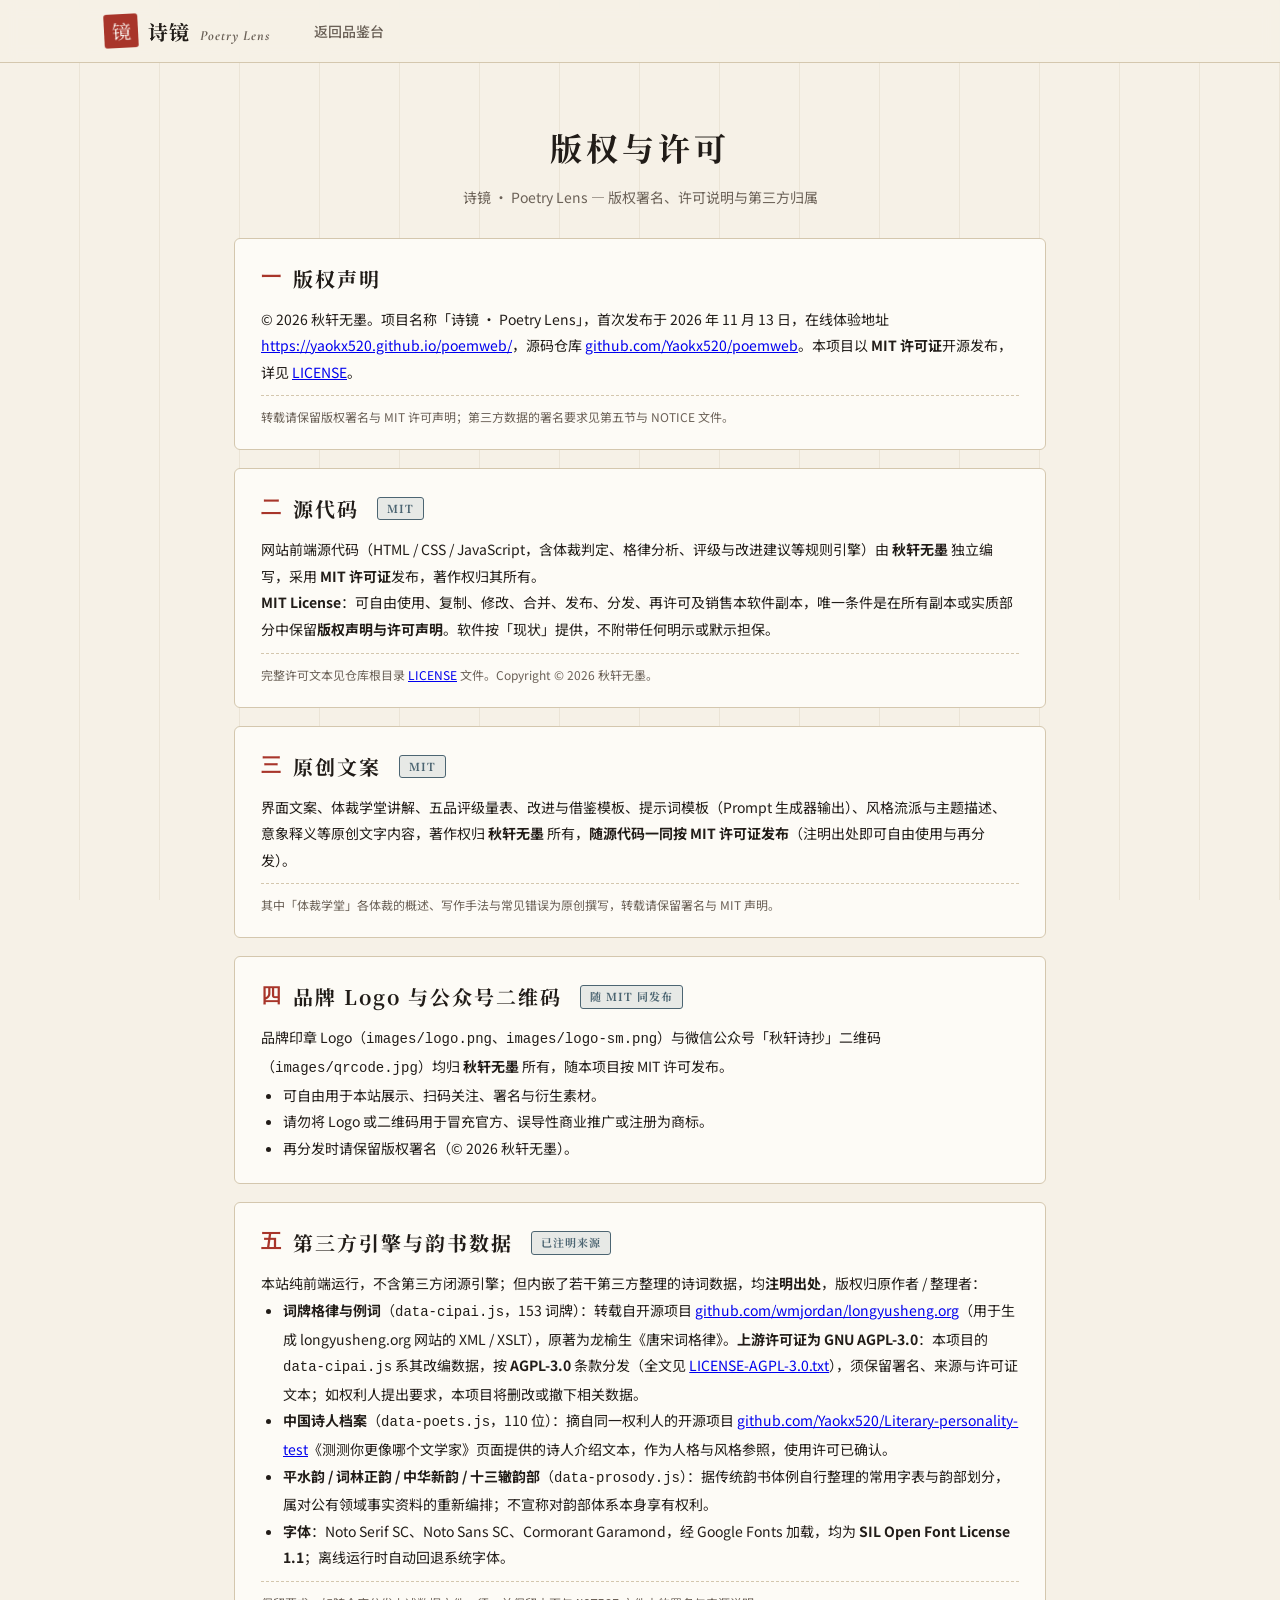
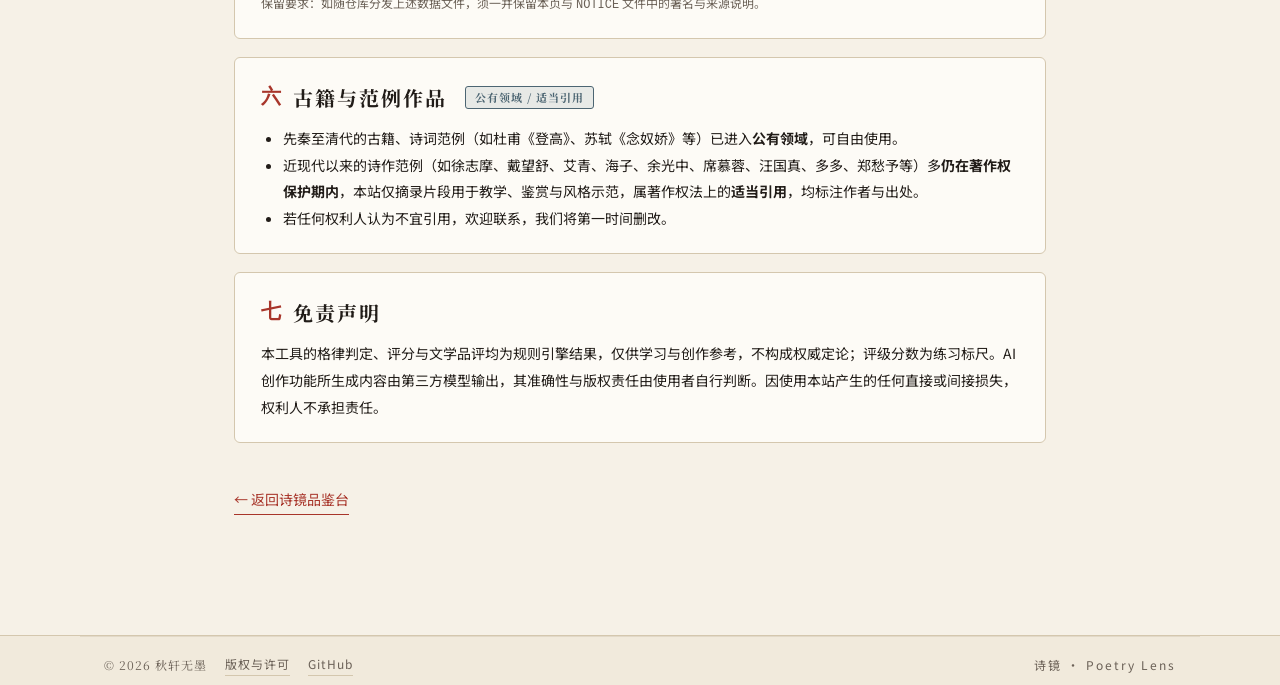
<file: license.html>
<!DOCTYPE html>
<html lang="zh-CN">
<head>
<meta charset="UTF-8">
<meta name="viewport" content="width=device-width, initial-scale=1.0">
<title>版权与许可 · 诗镜 Poetry Lens</title>
<meta name="description" content="诗镜 Poetry Lens 的版权署名、许可说明、第三方数据归属与使用条款。">
<link rel="preconnect" href="https://fonts.googleapis.com">
<link rel="preconnect" href="https://fonts.gstatic.com" crossorigin>
<link href="https://fonts.googleapis.com/css2?family=Noto+Serif+SC:wght@400;600;700&family=Noto+Sans+SC:wght@400;500;700&family=Cormorant+Garamond:ital,wght@0,400;0,600;1,400&display=swap" rel="stylesheet">
<link rel="stylesheet" href="style.css">
<style>
  .license-wrap { max-width: 860px; margin: 0 auto; padding: 0 24px 80px; }
  .license-hero { text-align: center; padding: 56px 0 28px; }
  .license-hero h1 { font-family: var(--serif); font-size: var(--fs-2); letter-spacing: 4px; }
  .license-hero p { color: var(--ink-2); margin-top: 10px; }
  .lic-item { background: var(--card); border: 1px solid var(--rule-strong); border-radius: 6px; padding: 22px 26px; margin-bottom: 18px; }
  .lic-item h3 { font-family: var(--serif); font-size: 20px; letter-spacing: 2px; margin-bottom: 10px; display: flex; align-items: center; gap: 10px; }
  .lic-item h3 .no { color: var(--cinnabar); font-family: var(--latin); }
  .lic-item p, .lic-item li { line-height: 1.9; }
  .lic-item ul { padding-left: 22px; }
  .lic-item .meta { margin-top: 10px; padding-top: 10px; border-top: 1px dashed var(--rule-strong); font-size: var(--fs-6); color: var(--ink-2); }
  .badge { display: inline-block; font-size: 11px; border-radius: 3px; padding: 1px 9px; margin-left: 8px; vertical-align: middle; letter-spacing: 1px; }
  .badge.ok { background: rgba(76,101,114,.12); color: var(--stone); border: 1px solid var(--stone); }
  .badge.pending { background: rgba(168,53,42,.1); color: var(--cinnabar); border: 1px solid var(--cinnabar); }
  .back-link { display: inline-block; margin: 26px 0 0; color: var(--cinnabar); text-decoration: none; border-bottom: 1px solid var(--cinnabar); padding-bottom: 2px; }
</style>
</head>
<body>

<header class="topbar">
  <div class="topbar-inner">
    <a class="brand" href="index.html">
      <span class="brand-seal">镜</span>
      <span class="brand-text">诗镜 <em>Poetry Lens</em></span>
    </a>
    <nav class="mainnav" aria-label="主导航">
      <a href="index.html" class="nav-link">返回品鉴台</a>
    </nav>
  </div>
</header>

<main class="license-wrap">
  <div class="license-hero">
    <h1>版权与许可</h1>
    <p>诗镜 · Poetry Lens — 版权署名、许可说明与第三方归属</p>
  </div>

  <section class="lic-item">
    <h3><span class="no">一</span>版权声明</h3>
    <p>© 2026 秋轩无墨。项目名称「诗镜 · Poetry Lens」，首次发布于 2026 年 11 月 13 日，在线体验地址 <a href="https://yaokx520.github.io/poemweb/" target="_blank" rel="noopener">https://yaokx520.github.io/poemweb/</a>，源码仓库 <a href="https://github.com/Yaokx520/poemweb/" target="_blank" rel="noopener">github.com/Yaokx520/poemweb</a>。本项目以 <b>MIT 许可证</b>开源发布，详见 <a href="LICENSE">LICENSE</a>。</p>
    <div class="meta">转载请保留版权署名与 MIT 许可声明；第三方数据的署名要求见第五节与 NOTICE 文件。</div>
  </section>

  <section class="lic-item">
    <h3><span class="no">二</span>源代码 <span class="badge ok">MIT</span></h3>
    <p>网站前端源代码（HTML / CSS / JavaScript，含体裁判定、格律分析、评级与改进建议等规则引擎）由 <b>秋轩无墨</b> 独立编写，采用 <b>MIT 许可证</b>发布，著作权归其所有。</p>
    <p><b>MIT License</b>：可自由使用、复制、修改、合并、发布、分发、再许可及销售本软件副本，唯一条件是在所有副本或实质部分中保留<b>版权声明与许可声明</b>。软件按「现状」提供，不附带任何明示或默示担保。</p>
    <div class="meta">完整许可文本见仓库根目录 <a href="LICENSE">LICENSE</a> 文件。Copyright © 2026 秋轩无墨。</div>
  </section>

  <section class="lic-item">
    <h3><span class="no">三</span>原创文案 <span class="badge ok">MIT</span></h3>
    <p>界面文案、体裁学堂讲解、五品评级量表、改进与借鉴模板、提示词模板（Prompt 生成器输出）、风格流派与主题描述、意象释义等原创文字内容，著作权归 <b>秋轩无墨</b> 所有，<b>随源代码一同按 MIT 许可证发布</b>（注明出处即可自由使用与再分发）。</p>
    <div class="meta">其中「体裁学堂」各体裁的概述、写作手法与常见错误为原创撰写，转载请保留署名与 MIT 声明。</div>
  </section>

  <section class="lic-item">
    <h3><span class="no">四</span>品牌 Logo 与公众号二维码 <span class="badge ok">随 MIT 同发布</span></h3>
    <p>品牌印章 Logo（<code>images/logo.png</code>、<code>images/logo-sm.png</code>）与微信公众号「秋轩诗抄」二维码（<code>images/qrcode.jpg</code>）均归 <b>秋轩无墨</b> 所有，随本项目按 MIT 许可发布。</p>
    <ul>
      <li>可自由用于本站展示、扫码关注、署名与衍生素材。</li>
      <li>请勿将 Logo 或二维码用于冒充官方、误导性商业推广或注册为商标。</li>
      <li>再分发时请保留版权署名（© 2026 秋轩无墨）。</li>
    </ul>
  </section>

  <section class="lic-item">
    <h3><span class="no">五</span>第三方引擎与韵书数据 <span class="badge ok">已注明来源</span></h3>
    <p>本站纯前端运行，不含第三方闭源引擎；但内嵌了若干第三方整理的诗词数据，均<b>注明出处</b>，版权归原作者 / 整理者：</p>
    <ul>
      <li><b>词牌格律与例词</b>（<code>data-cipai.js</code>，153 词牌）：转载自开源项目 <a href="https://github.com/wmjordan/longyusheng.org" target="_blank" rel="noopener">github.com/wmjordan/longyusheng.org</a>（用于生成 longyusheng.org 网站的 XML / XSLT），原著为龙榆生《唐宋词格律》。<b>上游许可证为 GNU AGPL-3.0</b>：本项目的 <code>data-cipai.js</code> 系其改编数据，按 <b>AGPL-3.0</b> 条款分发（全文见 <a href="LICENSE-AGPL-3.0.txt">LICENSE-AGPL-3.0.txt</a>），须保留署名、来源与许可证文本；如权利人提出要求，本项目将删改或撤下相关数据。</li>
      <li><b>中国诗人档案</b>（<code>data-poets.js</code>，110 位）：摘自同一权利人的开源项目 <a href="https://github.com/Yaokx520/Literary-personality-test" target="_blank" rel="noopener">github.com/Yaokx520/Literary-personality-test</a>《测测你更像哪个文学家》页面提供的诗人介绍文本，作为人格与风格参照，使用许可已确认。</li>
      <li><b>平水韵 / 词林正韵 / 中华新韵 / 十三辙韵部</b>（<code>data-prosody.js</code>）：据传统韵书体例自行整理的常用字表与韵部划分，属对公有领域事实资料的重新编排；不宣称对韵部体系本身享有权利。</li>
      <li><b>字体</b>：Noto Serif SC、Noto Sans SC、Cormorant Garamond，经 Google Fonts 加载，均为 <b>SIL Open Font License 1.1</b>；离线运行时自动回退系统字体。</li>
    </ul>
    <div class="meta">保留要求：如随仓库分发上述数据文件，须一并保留本页与 <code>NOTICE</code> 文件中的署名与来源说明。</div>
  </section>

  <section class="lic-item">
    <h3><span class="no">六</span>古籍与范例作品 <span class="badge ok">公有领域 / 适当引用</span></h3>
    <ul>
      <li>先秦至清代的古籍、诗词范例（如杜甫《登高》、苏轼《念奴娇》等）已进入<b>公有领域</b>，可自由使用。</li>
      <li>近现代以来的诗作范例（如徐志摩、戴望舒、艾青、海子、余光中、席慕蓉、汪国真、多多、郑愁予等）多<b>仍在著作权保护期内</b>，本站仅摘录片段用于教学、鉴赏与风格示范，属著作权法上的<b>适当引用</b>，均标注作者与出处。</li>
      <li>若任何权利人认为不宜引用，欢迎联系，我们将第一时间删改。</li>
    </ul>
  </section>

  <section class="lic-item">
    <h3><span class="no">七</span>免责声明</h3>
    <p>本工具的格律判定、评分与文学品评均为规则引擎结果，仅供学习与创作参考，不构成权威定论；评级分数为练习标尺。AI 创作功能所生成内容由第三方模型输出，其准确性与版权责任由使用者自行判断。因使用本站产生的任何直接或间接损失，权利人不承担责任。</p>
  </section>

  <a class="back-link" href="index.html">← 返回诗镜品鉴台</a>
</main>

<footer class="footer">
  <div class="footer-bottom">
    <div class="footer-meta">
      <span class="copy">© 2026 秋轩无墨</span>
      <a href="license.html">版权与许可</a>
      <a href="https://github.com/Yaokx520/poemweb/" target="_blank" rel="noopener">GitHub</a>
    </div>
    <div class="footer-brand">诗镜 · Poetry Lens</div>
  </div>
</footer>

</body>
</html>
</file>
<file: style.css>
/* ══════════════════════════════════════════════════════════
   诗镜 · Poetry Lens — 样式表
   风格锚点：宋代刻本 × 当代文学期刊
   ══════════════════════════════════════════════════════════ */

:root {
  --paper:      #F6F1E7;   /* 宣纸米白 */
  --card:       #FDFBF6;   /* 卡片底 */
  --ink:        #211C18;   /* 墨色主文字 */
  --ink-2:      #6B6157;   /* 次级文字 */
  --cinnabar:   #A8352A;   /* 朱砂红（唯一强调色） */
  --stone:      #4C6572;   /* 石青 */
  --rule:       #E2D9C8;   /* 极淡界行线 */
  --rule-strong:#D4C7AE;

  --serif: 'Noto Serif SC', 'Source Han Serif SC', 'Songti SC', 'STSong', serif;
  --sans:  'Noto Sans SC', 'Source Han Sans SC', 'PingFang SC', sans-serif;
  --latin: 'Cormorant Garamond', Georgia, serif;

  --fs-1: 48px; --fs-2: 32px; --fs-3: 22px; --fs-4: 17px; --fs-5: 14px; --fs-6: 12px;
  --max: 1120px; --read: 720px;
}

* { box-sizing: border-box; margin: 0; padding: 0; }

html { scroll-behavior: smooth; }

body {
  background: var(--paper);
  color: var(--ink);
  font-family: var(--sans);
  font-size: var(--fs-5);
  line-height: 1.75;
  /* 极淡竖界行 */
  background-image: repeating-linear-gradient(
    to right, transparent 0, transparent calc((100% - 1120px)/2 - 1px),
    rgba(226,217,200,.55) calc((100% - 1120px)/2 - 1px), rgba(226,217,200,.55) calc((100% - 1120px)/2)
  );
  background-attachment: fixed;
}

::selection { background: rgba(168,53,42,.18); }

/* ───────── 顶部导航 ───────── */
.topbar {
  position: sticky; top: 0; z-index: 100;
  background: rgba(246,241,231,.92);
  backdrop-filter: blur(8px);
  border-bottom: 1px solid var(--rule-strong);
}
.topbar-inner {
  max-width: var(--max); margin: 0 auto; padding: 0 24px;
  display: flex; align-items: center; gap: 28px; height: 62px;
}
.brand { display: flex; align-items: center; gap: 10px; text-decoration: none; color: var(--ink); }
.brand-seal {
  width: 34px; height: 34px; display: grid; place-items: center;
  background: var(--cinnabar); color: #FDFBF6;
  font-family: var(--serif); font-size: 19px; border-radius: 3px;
  transform: rotate(-3deg);
}
.brand-text { font-family: var(--serif); font-size: 20px; font-weight: 700; letter-spacing: 1px; }
.brand-text em { font-family: var(--latin); font-style: italic; font-size: 14px; color: var(--ink-2); margin-left: 4px; }

.mainnav { display: flex; gap: 4px; flex: 1; }
.nav-link {
  text-decoration: none; color: var(--ink-2); font-size: var(--fs-5);
  padding: 8px 16px; border-radius: 4px; position: relative;
  font-weight: 500;
}
.nav-link:hover { color: var(--ink); background: rgba(76,101,114,.07); }
.nav-link.active { color: var(--cinnabar); font-weight: 700; }
.nav-link.active::after {
  content: ""; position: absolute; left: 16px; right: 16px; bottom: -1px;
  height: 2px; background: var(--cinnabar);
}

.mode-switch { display: flex; border: 1px solid var(--rule-strong); border-radius: 4px; overflow: hidden; }
.mode-btn {
  border: 0; background: transparent; color: var(--ink-2);
  font-family: var(--sans); font-size: var(--fs-6); padding: 7px 12px; cursor: pointer;
}
.mode-btn.active { background: var(--stone); color: #FDFBF6; }

/* ───────── 通用版式 ───────── */
main { max-width: var(--max); margin: 0 auto; padding: 0 24px 80px; }
.page { display: none; }
.page.active { display: block; animation: fadein .35s ease; }
@keyframes fadein { from { opacity: 0; transform: translateY(8px);} to { opacity: 1; transform: none;} }

.hero { text-align: center; padding: 72px 0 40px; }
.hero-kicker {
  color: var(--stone); letter-spacing: 4px; font-size: var(--fs-6);
  text-transform: uppercase; margin-bottom: 18px;
}
.hero-title {
  font-family: var(--serif); font-size: var(--fs-1); font-weight: 700;
  letter-spacing: 6px; line-height: 1.3;
}
.hero-title .accent { color: var(--cinnabar); }
.hero-sub { color: var(--ink-2); margin-top: 18px; font-size: var(--fs-4); line-height: 2; }

.page-head { padding: 56px 0 28px; border-bottom: 1px solid var(--rule); margin-bottom: 32px; }
.page-head h1 { font-family: var(--serif); font-size: var(--fs-2); letter-spacing: 3px; }
.page-head p { color: var(--ink-2); margin-top: 8px; font-size: var(--fs-4); }

.muted { color: var(--ink-2); }
.accent { color: var(--cinnabar); }

/* ───────── 面板 / 卡片 ───────── */
.panel {
  background: var(--card); border: 1px solid var(--rule-strong);
  border-radius: 6px; padding: 32px 36px; margin-bottom: 40px;
}
.panel-head { display: flex; align-items: center; gap: 16px; margin-bottom: 24px; position: relative; }
.panel-head h2 {
  font-family: var(--serif); font-size: var(--fs-3); letter-spacing: 2px;
  display: flex; align-items: center; gap: 12px;
}
.seal-no {
  display: inline-grid; place-items: center; width: 34px; height: 34px;
  background: var(--cinnabar); color: var(--card); border-radius: 3px;
  font-size: 18px; transform: rotate(-3deg);
}

/* 表单 */
.input-grid { display: grid; grid-template-columns: 1fr 1fr; gap: 20px 28px; }
.field.full { grid-column: 1 / -1; }
.field label { display: block; font-weight: 700; margin-bottom: 8px; font-size: var(--fs-5); }
.req, .opt { font-weight: 400; font-size: var(--fs-6); margin-left: 6px; }
.req { color: var(--cinnabar); }
.opt { color: var(--ink-2); }

input[type="text"], textarea, select {
  width: 100%; background: #FFFDF8; border: 1px solid var(--rule-strong);
  border-radius: 4px; padding: 11px 14px; font-family: var(--sans);
  font-size: var(--fs-5); color: var(--ink);
}
textarea { font-family: var(--serif); font-size: var(--fs-4); line-height: 2; resize: vertical; }
input:focus, textarea:focus, select:focus {
  outline: 2px solid rgba(168,53,42,.35); border-color: var(--cinnabar);
}

.body-wrap { display: flex; gap: 16px; align-items: stretch; }
.body-wrap textarea { flex: 1; }
.stat-strip {
  width: 108px; border-left: 1px solid var(--rule-strong);
  display: flex; flex-direction: column; justify-content: center; gap: 14px;
  padding-left: 16px;
}
.stat { text-align: left; }
.stat b { display: block; font-family: var(--latin); font-size: 28px; color: var(--stone); line-height: 1; }
.stat span { font-size: var(--fs-6); color: var(--ink-2); letter-spacing: 2px; }

.radio-row { display: flex; flex-wrap: wrap; gap: 8px 18px; padding-top: 6px; }
.radio-row label { font-weight: 400; display: flex; align-items: center; gap: 6px; cursor: pointer; }
input[type="radio"] { accent-color: var(--cinnabar); }

.action-row { display: flex; align-items: center; gap: 14px; margin-top: 28px; }
.hint { color: var(--ink-2); font-size: var(--fs-6); }

/* 按钮 */
.btn {
  border: 1px solid var(--rule-strong); background: var(--card); color: var(--ink);
  padding: 10px 22px; border-radius: 4px; cursor: pointer;
  font-family: var(--sans); font-size: var(--fs-5); transition: all .18s ease;
}
.btn:hover { border-color: var(--stone); transform: translateY(-1px); }
.btn.primary {
  background: var(--cinnabar); border-color: var(--cinnabar); color: #FDFBF6; font-weight: 700;
  letter-spacing: 3px;
}
.btn.primary:hover { background: #93291F; }
.btn.big { padding: 13px 40px; font-size: var(--fs-4); }
.btn.ghost { background: transparent; }

.sample-menu {
  position: absolute; top: 100%; right: 0; margin-top: 6px; z-index: 40;
  background: var(--card); border: 1px solid var(--rule-strong); border-radius: 6px;
  box-shadow: 0 12px 30px rgba(33,28,24,.12); min-width: 300px; overflow: hidden;
}
.sample-menu button {
  display: block; width: 100%; text-align: left; border: 0; background: none;
  padding: 11px 18px; cursor: pointer; font-family: var(--sans); font-size: var(--fs-5);
  color: var(--ink); border-bottom: 1px solid var(--rule);
}
.sample-menu button:hover { background: rgba(168,53,42,.07); color: var(--cinnabar); }
.sample-menu button small { color: var(--ink-2); margin-left: 8px; }

/* ───────── 品鉴报告 ───────── */
.report-toolbar {
  display: flex; align-items: center; justify-content: space-between;
  margin: 8px 0 24px;
}
.report-title { font-family: var(--serif); font-size: var(--fs-2); letter-spacing: 3px; }
.report-poem { font-size: var(--fs-4); color: var(--ink-2); margin-left: 12px; letter-spacing: 1px; }

.report-card {
  display: flex; background: var(--card); border: 1px solid var(--rule-strong);
  border-radius: 6px; margin-bottom: 28px; overflow: hidden;
}
.margin-no {
  flex: 0 0 72px; background: rgba(168,53,42,.05);
  border-right: 1px dashed var(--rule-strong);
  display: flex; flex-direction: column; align-items: center; padding-top: 30px; gap: 8px;
  font-family: var(--serif); font-size: 26px; color: var(--cinnabar); font-weight: 700;
}
.margin-no span { font-size: var(--fs-6); letter-spacing: 4px; color: var(--ink-2); writing-mode: vertical-rl; }
.card-body { flex: 1; padding: 28px 32px 32px; min-width: 0; }
.card-body h3 {
  font-family: var(--serif); font-size: var(--fs-3); letter-spacing: 2px;
  padding-bottom: 12px; margin-bottom: 18px; border-bottom: 1px solid var(--rule);
}

/* 朱批展开动画 */
.report-card { opacity: 0; transform: translateY(14px); }
.report-card.revealed {
  animation: reveal .6s ease forwards;
}
@keyframes reveal { to { opacity: 1; transform: none; } }

/* A 体裁 */
.genre-line { font-family: var(--serif); font-size: var(--fs-3); margin-bottom: 10px; }
.genre-line .tree { color: var(--ink-2); font-size: var(--fs-4); margin-right: 10px; }
.genre-line .main-genre { color: var(--cinnabar); font-weight: 700; }
.confidence {
  display: inline-block; border: 1px solid var(--stone); color: var(--stone);
  border-radius: 3px; padding: 1px 10px; font-size: var(--fs-6); margin-left: 12px;
  vertical-align: middle;
}
.evidence-list { margin: 12px 0 4px 0; padding-left: 0; list-style: none; }
.evidence-list li { padding: 5px 0 5px 22px; position: relative; }
.evidence-list li::before {
  content: "▸"; position: absolute; left: 4px; color: var(--cinnabar);
}
.alt-genre { margin-top: 12px; padding: 12px 16px; background: rgba(76,101,114,.06); border-left: 3px solid var(--stone); border-radius: 0 4px 4px 0; }

/* B 格律 */
.tone-toggle { display: flex; gap: 8px; margin-bottom: 18px; }
.tone-btn {
  border: 1px solid var(--rule-strong); background: none; border-radius: 3px;
  padding: 5px 14px; font-size: var(--fs-6); cursor: pointer; color: var(--ink-2);
}
.tone-btn.active { background: var(--stone); color: #FDFBF6; border-color: var(--stone); }

.pattern-box {
  background: rgba(76,101,114,.05); border: 1px solid var(--rule);
  border-radius: 4px; padding: 18px 22px; margin-bottom: 22px;
}
.pattern-box h4 { font-family: var(--serif); font-size: var(--fs-4); margin-bottom: 10px; letter-spacing: 2px; }
.pattern-line, .poem-line {
  font-family: var(--serif); font-size: var(--fs-4); line-height: 2.0;
  white-space: pre; overflow-x: auto;
}
.pattern-line .rhyme-mark { color: var(--cinnabar); font-size: var(--fs-6); }
.pattern-line .tie-mark { color: var(--stone); font-size: var(--fs-6); }

.compare-table { width: 100%; border-collapse: collapse; margin-bottom: 22px; }
.compare-table th, .compare-table td {
  border-bottom: 1px solid var(--rule); padding: 10px 12px; text-align: left;
  font-family: var(--serif); font-size: var(--fs-5); vertical-align: top;
}
.compare-table th { font-family: var(--sans); font-size: var(--fs-6); color: var(--ink-2); letter-spacing: 2px; font-weight: 500; }
.compare-table td.num { font-family: var(--latin); color: var(--stone); width: 36px; }

.char-tone { position: relative; display: inline-block; padding: 0 1px; }
.char-tone .tone-mark {
  position: absolute; top: -2px; right: -3px; font-size: 9px;
  font-family: var(--sans); line-height: 1;
}
.char-tone.ping .tone-mark { color: var(--cinnabar); }
.char-tone.ze .tone-mark { color: var(--stone); }
.char-tone.unknown { color: var(--ink-2); opacity: .6; }

/* 韵脚：朱砂圆点 / 出韵方框 */
.rhyme-dot { position: relative; }
.rhyme-dot::after {
  content: ""; position: absolute; left: 50%; bottom: -6px; transform: translateX(-50%);
  width: 5px; height: 5px; border-radius: 50%; background: var(--cinnabar);
}
.rhyme-out {
  outline: 1.5px solid var(--cinnabar); outline-offset: 1px;
  border-radius: 2px; padding: 0 2px;
}
/* 落墨动画：朱砂框从左至右描出 */
.rhyme-out.draw {
  animation: inkdraw .5s ease both;
}
@keyframes inkdraw {
  from { clip-path: inset(0 100% 0 0); }
  to   { clip-path: inset(0 0 0 0); }
}

.flag-box {
  border-left: 3px solid var(--cinnabar); background: rgba(168,53,42,.05);
  padding: 12px 16px; margin: 10px 0; border-radius: 0 4px 4px 0;
}
.flag-box b { color: var(--cinnabar); }
.note-box {
  border-left: 3px solid var(--stone); background: rgba(76,101,114,.06);
  padding: 12px 16px; margin: 10px 0; border-radius: 0 4px 4px 0;
}

.pairing-tag {
  display: inline-block; font-size: var(--fs-6); border-radius: 3px;
  padding: 1px 9px; margin-right: 8px; border: 1px solid;
}
.pairing-tag.ok { color: var(--stone); border-color: var(--stone); }
.pairing-tag.bad { color: var(--cinnabar); border-color: var(--cinnabar); font-weight: 700; }
.pairing-tag.mid { color: var(--ink-2); border-color: var(--rule-strong); }

/* C 艺术 */
.art-dims { display: grid; grid-template-columns: 1fr 1fr; gap: 18px 26px; margin-bottom: 22px; }
.art-dim h4 {
  font-family: var(--serif); font-size: var(--fs-4); margin-bottom: 6px;
  color: var(--stone); letter-spacing: 2px;
}
.art-dim p { text-align: justify; }

.score-stage { display: flex; gap: 34px; align-items: center; flex-wrap: wrap; margin: 10px 0 18px; }
.seal-stamp {
  width: 148px; height: 148px; flex: 0 0 148px;
  border: 3.5px solid var(--cinnabar); border-radius: 8px;
  display: flex; flex-direction: column; align-items: center; justify-content: center;
  transform: rotate(-3deg); color: var(--cinnabar); position: relative;
  font-family: var(--serif);
}
.seal-stamp::before {
  content: ""; position: absolute; inset: 5px; border: 1px solid var(--cinnabar); border-radius: 5px;
}
.seal-stamp .grade { font-size: 34px; font-weight: 700; letter-spacing: 4px; }
.seal-stamp .score { font-family: var(--latin); font-size: 21px; margin-top: 2px; }
.seal-stamp.g-90 { opacity: 1; }
.seal-stamp.g-75 { opacity: .88; }
.seal-stamp.g-60 { opacity: .74; }
.seal-stamp.g-40 { opacity: .58; border-style: dashed; }
.seal-stamp.g-0  { opacity: .42; border-style: dotted; }

.score-bars { flex: 1; min-width: 300px; }
.score-row { display: flex; align-items: center; gap: 12px; margin: 9px 0; }
.score-row .name { width: 82px; font-family: var(--serif); letter-spacing: 2px; }
.score-row .bar { flex: 1; height: 9px; background: var(--rule); border-radius: 5px; overflow: hidden; }
.score-row .fill { height: 100%; background: var(--stone); border-radius: 5px; }
.score-row .val { font-family: var(--latin); font-size: 17px; color: var(--ink-2); width: 62px; text-align: right; }

.highlight-line {
  font-family: var(--serif); font-size: var(--fs-4); line-height: 2;
  border-left: 3px solid var(--cinnabar); padding-left: 18px;
}

/* D 改进 */
.improve-item {
  border: 1px solid var(--rule); border-radius: 5px; padding: 18px 22px;
  margin-bottom: 16px; background: #FFFDF8;
}
.improve-head { display: flex; align-items: center; gap: 10px; margin-bottom: 10px; }
.tag-type {
  background: var(--cinnabar); color: var(--card); border-radius: 3px;
  font-size: var(--fs-6); padding: 2px 10px; letter-spacing: 1px;
}
.tag-pri { font-size: var(--fs-6); border: 1px solid var(--rule-strong); border-radius: 3px; padding: 2px 10px; color: var(--ink-2); }
.tag-pri.high { color: var(--cinnabar); border-color: var(--cinnabar); }
.improve-item .rowline { margin: 6px 0; }
.improve-item .lbl { color: var(--ink-2); font-size: var(--fs-6); margin-right: 8px; letter-spacing: 1px; }
.improve-item code {
  font-family: var(--serif); background: rgba(76,101,114,.08);
  padding: 1px 8px; border-radius: 3px; font-size: var(--fs-5);
}

.learn-item {
  border-left: 3px solid var(--stone); padding: 14px 20px; margin-bottom: 14px;
  background: rgba(76,101,114,.05); border-radius: 0 5px 5px 0;
}
.learn-item .quote { font-family: var(--serif); font-size: var(--fs-4); color: var(--ink); }
.learn-item .principle { margin: 8px 0; }
.learn-item .practice {
  margin-top: 8px; padding: 10px 14px; background: var(--card);
  border: 1px dashed var(--rule-strong); border-radius: 4px;
}

/* ───────── 体裁学堂 ───────── */
.school-layout { display: flex; gap: 36px; align-items: flex-start; }
.school-tree {
  flex: 0 0 250px; position: sticky; top: 84px;
  max-height: calc(100vh - 110px); overflow-y: auto;
  border-right: 1px solid var(--rule); padding-right: 18px;
}
.tree-branch { margin-bottom: 18px; }
.tree-branch > h4 {
  font-family: var(--serif); font-size: var(--fs-5); letter-spacing: 3px;
  color: var(--stone); margin-bottom: 8px;
}
.tree-item {
  display: block; width: 100%; text-align: left; border: 0; background: none;
  padding: 7px 12px; cursor: pointer; color: var(--ink-2); border-radius: 4px;
  font-family: var(--sans); font-size: var(--fs-5);
}
.tree-item:hover { background: rgba(76,101,114,.08); color: var(--ink); }
.tree-item.active { background: rgba(168,53,42,.1); color: var(--cinnabar); font-weight: 700; }

.school-content { flex: 1; min-width: 0; max-width: var(--read); }
.school-content h2 { font-family: var(--serif); font-size: var(--fs-2); letter-spacing: 3px; margin-bottom: 6px; }
.school-content .sub { color: var(--ink-2); margin-bottom: 22px; }
.school-section { margin-bottom: 28px; }
.school-section h3 {
  font-family: var(--serif); font-size: var(--fs-3); letter-spacing: 2px;
  margin-bottom: 10px; padding-left: 12px; border-left: 3px solid var(--cinnabar);
}
.school-section p, .school-section li { line-height: 1.9; }
.school-section ul { padding-left: 22px; }
.school-section li { margin: 5px 0; }

.example-card {
  background: var(--card); border: 1px solid var(--rule-strong);
  border-radius: 5px; padding: 20px 24px; margin-bottom: 16px;
}
.example-card h4 { font-family: var(--serif); font-size: var(--fs-4); margin-bottom: 12px; }
.ex-line { margin: 10px 0; padding-left: 14px; border-left: 2px solid var(--rule-strong); }
.ex-line .txt { font-family: var(--serif); font-size: var(--fs-4); line-height: 2; }
.ex-line .anno { font-size: var(--fs-6); color: var(--ink-2); margin-top: 2px; }

/* ───────── 辞典 ───────── */
.dict-tabs { display: flex; gap: 8px; margin-bottom: 26px; border-bottom: 1px solid var(--rule); }
.tab-btn {
  border: 0; background: none; padding: 12px 22px; cursor: pointer;
  font-family: var(--serif); font-size: var(--fs-4); letter-spacing: 2px;
  color: var(--ink-2); border-bottom: 2px solid transparent; margin-bottom: -1px;
}
.tab-btn.active { color: var(--cinnabar); border-bottom-color: var(--cinnabar); font-weight: 700; }
.tab-pane { display: none; }
.tab-pane.active { display: block; animation: fadein .3s ease; }

.dict-row { display: grid; grid-template-columns: 1fr 1fr; gap: 30px; }
.dict-col h3 { font-family: var(--serif); font-size: var(--fs-3); margin-bottom: 14px; letter-spacing: 2px; }
.inline-form { display: flex; gap: 10px; margin-bottom: 16px; }
.inline-form.wide { margin-bottom: 22px; }
.inline-form input, .inline-form select { flex: 1; }
.dict-result:empty::before { content: "　"; }
.dict-result .result-card {
  background: var(--card); border: 1px solid var(--rule-strong);
  border-radius: 5px; padding: 18px 22px; margin-bottom: 14px;
}
.result-card h4 { font-family: var(--serif); font-size: var(--fs-4); margin-bottom: 8px; letter-spacing: 1px; }
.char-big {
  font-family: var(--serif); font-size: 44px; line-height: 1.1;
  color: var(--cinnabar); margin-right: 12px; float: left;
}
.word-chips { display: flex; flex-wrap: wrap; gap: 8px; margin-top: 8px; }
.word-chip {
  background: rgba(76,101,114,.08); border: 1px solid var(--rule);
  border-radius: 3px; padding: 3px 12px; font-family: var(--serif); cursor: pointer;
}
.word-chip:hover { border-color: var(--cinnabar); color: var(--cinnabar); }
.word-chip.ping { background: rgba(168,53,42,.07); }

.image-grid { display: grid; grid-template-columns: repeat(auto-fill, minmax(320px, 1fr)); gap: 18px; }
.image-card {
  background: var(--card); border: 1px solid var(--rule-strong); border-radius: 5px;
  padding: 20px 22px;
}
.image-card h4 { font-family: var(--serif); font-size: var(--fs-3); color: var(--cinnabar); margin-bottom: 6px; }
.image-card .meta { font-size: var(--fs-6); color: var(--stone); letter-spacing: 2px; margin-bottom: 10px; }
.image-card .quote { font-family: var(--serif); font-size: var(--fs-5); color: var(--ink-2); line-height: 1.9; }

.compose-methods { display: flex; flex-wrap: wrap; gap: 10px; margin: 18px 0; }
.method-btn {
  border: 1px solid var(--rule-strong); background: var(--card); border-radius: 4px;
  padding: 9px 18px; cursor: pointer; font-family: var(--serif); letter-spacing: 1px;
}
.method-btn.active { background: var(--cinnabar); color: var(--card); border-color: var(--cinnabar); }
.compose-stage {
  background: var(--card); border: 1px solid var(--rule-strong); border-radius: 6px;
  padding: 28px 32px;
}
.compose-stage .prompt-imgs { font-family: var(--serif); font-size: var(--fs-3); letter-spacing: 3px; margin: 10px 0 18px; }
.feedback { margin-top: 16px; padding: 16px 20px; border-radius: 5px; background: rgba(76,101,114,.06); }

/* ───────── 艺术水平：风格特色 / 主旨感情 ───────── */
.art-tags { display: grid; grid-template-columns: 1fr 1fr; gap: 18px 26px; margin: 6px 0 22px; }
.art-tab {
  background: #FFFDF8; border: 1px solid var(--rule); border-radius: 5px;
  padding: 16px 20px;
}
.art-tab h4 { margin-bottom: 10px; }
.art-tab p { text-align: justify; margin: 6px 0; }
.tag-row { display: flex; flex-wrap: wrap; gap: 8px; margin-bottom: 10px; }
.poet-mini {
  background: rgba(168,53,42,.05); border-left: 3px solid var(--cinnabar);
  border-radius: 0 5px 5px 0; padding: 12px 16px; margin-bottom: 12px;
}
.poet-mini-head { display: flex; align-items: center; gap: 10px; flex-wrap: wrap; margin-bottom: 6px; }
.poet-mini p { margin: 5px 0; }
.poet-one { color: var(--cinnabar); font-family: var(--serif); }

/* ───────── 中国诗人页 ───────── */
.poet-era-section { margin-bottom: 34px; }
.poet-era-title {
  font-family: var(--serif); font-size: var(--fs-3); letter-spacing: 3px;
  border-bottom: 1px solid var(--rule-strong); padding-bottom: 8px; margin-bottom: 16px;
}
.poet-grid { display: grid; grid-template-columns: repeat(auto-fill, minmax(320px, 1fr)); gap: 18px; }
.poet-card {
  background: var(--card); border: 1px solid var(--rule-strong); border-radius: 6px;
  padding: 20px 22px; display: flex; flex-direction: column; gap: 8px;
}
.poet-card-head { display: flex; align-items: center; gap: 12px; }
.poet-name { font-family: var(--serif); font-size: 26px; font-weight: 700; letter-spacing: 2px; }
.poet-era-badge {
  background: var(--stone); color: #FDFBF6; border-radius: 3px;
  font-size: var(--fs-6); padding: 2px 10px; letter-spacing: 2px;
}
.poet-kind-chip {
  align-self: flex-start; border: 1px solid var(--cinnabar); color: var(--cinnabar);
  border-radius: 3px; font-size: var(--fs-6); padding: 2px 10px; letter-spacing: 2px;
}
.poet-quote { font-family: var(--serif); font-size: var(--fs-5); color: var(--stone); line-height: 1.9; }
.poet-traits { font-size: var(--fs-6); color: var(--ink-2); border-top: 1px dashed var(--rule-strong); padding-top: 8px; margin-top: auto; }

/* ───────── 跟我写诗 ───────── */
.write-grid { display: grid; grid-template-columns: 1fr 1.15fr; gap: 26px; align-items: start; }
.write-step {
  font-family: var(--serif); font-size: var(--fs-3); letter-spacing: 2px;
  color: var(--cinnabar); margin: 18px 0 12px; padding-left: 12px;
  border-left: 3px solid var(--cinnabar);
}
.write-config .write-step:first-of-type { margin-top: 0; }
.cipai-pu-box:empty { display: none; }
.hint-box:empty { display: none; }
.hint-grid { display: grid; grid-template-columns: 1fr 1fr; gap: 14px; margin-top: 18px; }
.hint-card {
  background: #FFFDF8; border: 1px solid var(--rule); border-radius: 5px; padding: 14px 16px;
}
.hint-card-head { display: flex; align-items: center; justify-content: space-between; gap: 10px; margin-bottom: 8px; }
.hint-card-head h4 { margin-bottom: 0; }
.btn.mini { padding: 3px 12px; font-size: var(--fs-6); }
.quote-inline {
  font-family: var(--serif); color: var(--stone); font-size: var(--fs-5);
  border-left: 2px solid var(--rule-strong); padding-left: 10px; margin: 4px 0; display: block;
}
.hint-card h4 {
  font-family: var(--serif); color: var(--cinnabar); letter-spacing: 2px; margin-bottom: 8px;
}
.hint-card p, .hint-card li { font-size: var(--fs-5); margin: 6px 0; }
.hint-card ul { padding-left: 18px; }
.examples-head { display: flex; align-items: center; justify-content: space-between; gap: 12px; margin-bottom: 12px; }
.write-examples { margin-top: 26px; }
.write-examples .example-card { margin-bottom: 14px; }

/* ───────── AI 创作页 ───────── */
.ai-grid { display: grid; grid-template-columns: 1fr 1fr; gap: 16px 22px; }
.ai-grid .field.full { grid-column: 1 / -1; }
#ai-prompt-out, #ai-req {
  width: 100%; margin-top: 16px; font-family: var(--serif); line-height: 1.9;
  background: #FFFDF8; border: 1px solid var(--rule-strong); border-radius: 5px;
  padding: 16px 18px; font-size: var(--fs-5); color: var(--ink); resize: vertical;
}
/* 一键复制条 */
.ai-copy-bar { display: flex; align-items: center; justify-content: space-between; gap: 12px; margin-bottom: 14px; padding: 10px 16px; background: var(--card); border: 1px solid var(--rule); border-radius: 6px; }
.ai-copy-bar .ai-copy-count { font-size: var(--fs-6); color: var(--ink-2); letter-spacing: 1px; }
.ai-copy-bar .ai-copy-count b { color: var(--cinnabar); font-size: var(--fs-5); margin: 0 2px; }
.ai-work-head { display: flex; align-items: center; justify-content: space-between; gap: 12px; flex-wrap: wrap; margin-bottom: 10px; }
.ai-badges { display: flex; gap: 8px; flex-wrap: wrap; }
.ai-fit {
  margin-top: 12px; padding: 10px 14px; background: rgba(76,101,114,.06);
  border-radius: 4px; font-size: var(--fs-6); color: var(--ink-2); line-height: 1.9;
}
.ai-raw {
  white-space: pre-wrap; font-family: var(--serif); font-size: var(--fs-5);
  line-height: 1.9; background: #FFFDF8; padding: 12px 16px; border-radius: 4px;
}

/* ───────── Toast / AI 状态 ───────── */
.toast {
  position: fixed; left: 50%; bottom: 28px; transform: translateX(-50%) translateY(12px);
  background: var(--ink); color: var(--paper); padding: 12px 20px; border-radius: 6px;
  font-size: var(--fs-5); z-index: 300; opacity: 0; pointer-events: none;
  transition: opacity .25s ease, transform .25s ease;
  max-width: min(86vw, 560px); box-shadow: 0 12px 30px rgba(33,28,24,.28); line-height: 1.7;
}
.toast.show { opacity: 1; transform: translateX(-50%) translateY(0); }
.toast b { color: #E8B4A8; }
.ai-loading {
  display: flex; align-items: center; gap: 8px; margin-bottom: 14px;
  border-left-color: var(--stone); animation: aipulse 1.4s ease-in-out infinite;
}
@keyframes aipulse { 0%,100% { opacity: 1; } 50% { opacity: .55; } }
.ai-badge {
  display: inline-block; background: rgba(76,101,114,.12); color: var(--stone);
  border: 1px solid var(--stone); border-radius: 3px; padding: 2px 12px;
  font-size: var(--fs-6); letter-spacing: 1px; margin-bottom: 12px;
}

/* ───────── 页脚 ───────── */
.footer { border-top: 1px solid var(--rule-strong); background: #F1EADC; margin-top: 40px; }
.footer-inner {
  max-width: var(--max); margin: 0 auto; padding: 44px 24px 28px;
  display: grid; grid-template-columns: 1.3fr 1fr 0.8fr; gap: 40px;
}
.footer h4 {
  font-family: var(--serif); font-size: var(--fs-4); letter-spacing: 3px;
  margin-bottom: 12px; color: var(--cinnabar);
}
.footer ul { list-style: none; }
.footer li { margin: 8px 0; color: var(--ink-2); line-height: 1.7; }
.footer li b { color: var(--ink); }
.footer p { margin: 8px 0; line-height: 1.8; }
.footer .quick li { font-family: var(--serif); }
.footer-bottom {
  display: flex; flex-wrap: wrap; align-items: center; justify-content: space-between;
  gap: 12px 20px; padding: 16px 24px; border-top: 1px solid var(--rule);
  color: var(--ink-2); font-size: var(--fs-6); letter-spacing: 1px;
  max-width: var(--max); margin: 0 auto;
}
.footer-brand { letter-spacing: 2px; }
.footer-meta { display: flex; flex-wrap: wrap; align-items: center; gap: 8px 18px; }
.footer-meta .copy { font-family: var(--serif); letter-spacing: 1px; }
.footer-meta a {
  color: var(--ink-2); text-decoration: none; border-bottom: 1px solid var(--rule-strong);
  padding-bottom: 1px;
}
.footer-meta a:hover { color: var(--cinnabar); border-bottom-color: var(--cinnabar); }
.wechat-entry {
  display: inline-flex; align-items: center; gap: 6px; cursor: pointer;
  background: rgba(168,53,42,.08); color: var(--cinnabar); border: 1px solid rgba(168,53,42,.35);
  border-radius: 3px; padding: 4px 12px; font-family: var(--sans); font-size: var(--fs-6);
  letter-spacing: 1px;
}
.wechat-entry:hover { background: rgba(168,53,42,.16); }
.wechat-entry:focus-visible { outline: 2px solid var(--cinnabar); outline-offset: 2px; }
.wechat-logo {
  width: 26px; height: 26px; border-radius: 5px; display: inline-block;
  vertical-align: middle; border: 1px solid var(--rule-strong); object-fit: cover;
}
.wechat-avatar {
  width: 56px; height: 56px; border-radius: 10px; display: block; margin: 0 auto 12px;
  border: 1px solid var(--rule-strong); object-fit: cover;
}
.wechat-entry-ic {
  width: 12px; height: 12px; border: 1.5px solid var(--cinnabar); border-radius: 2px;
  background-image: linear-gradient(var(--cinnabar), var(--cinnabar)), linear-gradient(var(--cinnabar), var(--cinnabar));
  background-size: 4px 4px, 4px 4px; background-position: 1px 1px, 6px 6px; background-repeat: no-repeat;
}

/* 公众号弹层 */
.wechat-modal { position: fixed; inset: 0; z-index: 200; display: flex; align-items: center; justify-content: center; padding: 20px; }
.wechat-modal[hidden] { display: none; }
.wechat-backdrop { position: absolute; inset: 0; background: rgba(33,28,24,.55); }
.wechat-panel {
  position: relative; background: var(--card); border: 1px solid var(--rule-strong);
  border-radius: 8px; padding: 30px 32px 26px; width: 100%; max-width: 360px;
  box-shadow: 0 24px 60px rgba(33,28,24,.28); text-align: center;
}
.wechat-panel h3 { font-family: var(--serif); letter-spacing: 3px; margin-bottom: 18px; }
.wechat-close {
  position: absolute; top: 10px; right: 12px; width: 32px; height: 32px;
  border: 0; background: none; font-size: 24px; line-height: 1; color: var(--ink-2); cursor: pointer;
  border-radius: 4px;
}
.wechat-close:hover { color: var(--cinnabar); background: rgba(168,53,42,.08); }
.wechat-close:focus-visible { outline: 2px solid var(--cinnabar); outline-offset: 2px; }
.wechat-qrcode {
  width: 220px; max-width: 78%; height: auto; display: block; margin: 0 auto 18px;
  border: 1px solid var(--rule); border-radius: 6px; background: #fff;
}
.wechat-name-row {
  display: flex; align-items: center; justify-content: center; flex-wrap: wrap;
  gap: 8px 10px; margin-bottom: 12px;
}
.wechat-name-label { color: var(--ink-2); font-size: var(--fs-6); letter-spacing: 2px; }
.wechat-name {
  font-family: var(--serif); font-size: 18px; background: rgba(76,101,114,.08);
  padding: 3px 12px; border-radius: 4px; letter-spacing: 2px; user-select: all;
}

/* ───────── 打印 / 导出为笺 ───────── */
@media print {
  .topbar, .footer, .input-panel, .hero, .report-toolbar .btn, .tone-toggle { display: none !important; }
  body { background: #fff; }
  main { padding: 0; }
  .report-card { break-inside: avoid; border-color: #ccc; opacity: 1 !important; transform: none !important; }
}
#letter-sheet.printing {
  display: block; position: fixed; inset: 0; z-index: 999;
  background: var(--paper); overflow: auto; padding: 40px 20px;
}
.letter-inner {
  max-width: 640px; margin: 0 auto; background: var(--card);
  border: 1px solid var(--rule-strong); padding: 52px 62px;
  box-shadow: 0 18px 50px rgba(33,28,24,.14);
}
.letter-title {
  writing-mode: vertical-rl; font-family: var(--serif); font-size: 30px;
  letter-spacing: 8px; height: 300px; float: right; margin-left: 30px;
  color: var(--ink); border-left: 1px solid var(--rule); padding-left: 18px;
}
.letter-inner .l-section { margin-bottom: 20px; }
.letter-inner h4 { font-family: var(--serif); color: var(--cinnabar); letter-spacing: 2px; margin-bottom: 6px; }
.letter-close {
  clear: both; text-align: right; color: var(--ink-2);
  font-family: var(--serif); margin-top: 30px; letter-spacing: 2px;
}
.letter-actions { max-width: 640px; margin: 18px auto 0; display: flex; gap: 12px; }

/* ───────── 可访问性：减少动态 ───────── */
@media (prefers-reduced-motion: reduce) {
  * { animation: none !important; transition: none !important; scroll-behavior: auto; }
  .report-card { opacity: 1; transform: none; }
}

/* ───────── 响应式 ───────── */
@media (max-width: 980px) {
  .school-layout { flex-direction: column; }
  .school-tree {
    position: static; flex: none; width: 100%; max-height: none;
    border-right: 0; border-bottom: 1px solid var(--rule); padding: 0 0 14px;
    display: flex; flex-wrap: wrap; gap: 4px;
  }
  .tree-branch { margin: 0 16px 0 0; }
  .dict-row { grid-template-columns: 1fr; }
  .footer-inner { grid-template-columns: 1fr 1fr; }
}
@media (max-width: 720px) {
  :root { --fs-1: 34px; --fs-2: 25px; --fs-3: 19px; --fs-4: 16px; }
  .topbar-inner { flex-wrap: wrap; height: auto; padding: 10px 16px; gap: 8px; }
  .mainnav { order: 3; width: 100%; overflow-x: auto; }
  .nav-link { padding: 6px 10px; }
  main { padding: 0 14px 60px; }
  .input-grid { grid-template-columns: 1fr; }
  .body-wrap { flex-direction: column; }
  .stat-strip {
    width: 100%; flex-direction: row; border-left: 0; border-top: 1px solid var(--rule-strong);
    padding: 12px 0 0; justify-content: space-around;
  }
  .stat { text-align: center; }
  .panel { padding: 22px 18px; }
  .report-card { flex-direction: column; }
  .margin-no {
    flex: none; flex-direction: row; width: 100%; padding: 10px 18px;
    border-right: 0; border-bottom: 1px dashed var(--rule-strong); gap: 12px;
    align-items: baseline;
  }
  .margin-no span { writing-mode: horizontal-tb; letter-spacing: 3px; }
  .card-body { padding: 20px 18px; }
  .art-dims { grid-template-columns: 1fr; }
  .art-tags { grid-template-columns: 1fr; }
  .poet-grid { grid-template-columns: 1fr; }
  .write-grid { grid-template-columns: 1fr; }
  .hint-grid { grid-template-columns: 1fr; }
  .ai-grid { grid-template-columns: 1fr; }
  .score-stage { gap: 18px; }
  .seal-stamp { width: 118px; height: 118px; flex-basis: 118px; }
  .seal-stamp .grade { font-size: 26px; }

  /* 表格转折叠卡片 */
  .compare-table, .compare-table tbody, .compare-table tr, .compare-table td { display: block; width: 100%; }
  .compare-table thead { display: none; }
  .compare-table tr {
    border: 1px solid var(--rule); border-radius: 5px; margin-bottom: 12px;
    padding: 10px 14px; background: #FFFDF8;
  }
  .compare-table td { border: 0; padding: 4px 0; }
  .compare-table td.num { width: auto; }
  .compare-table td::before {
    content: attr(data-label) "："; color: var(--ink-2); font-family: var(--sans);
    font-size: var(--fs-6); margin-right: 6px;
  }
  .pattern-line, .poem-line { white-space: pre-wrap; }
  .footer-inner { grid-template-columns: 1fr; }
}
</file>
